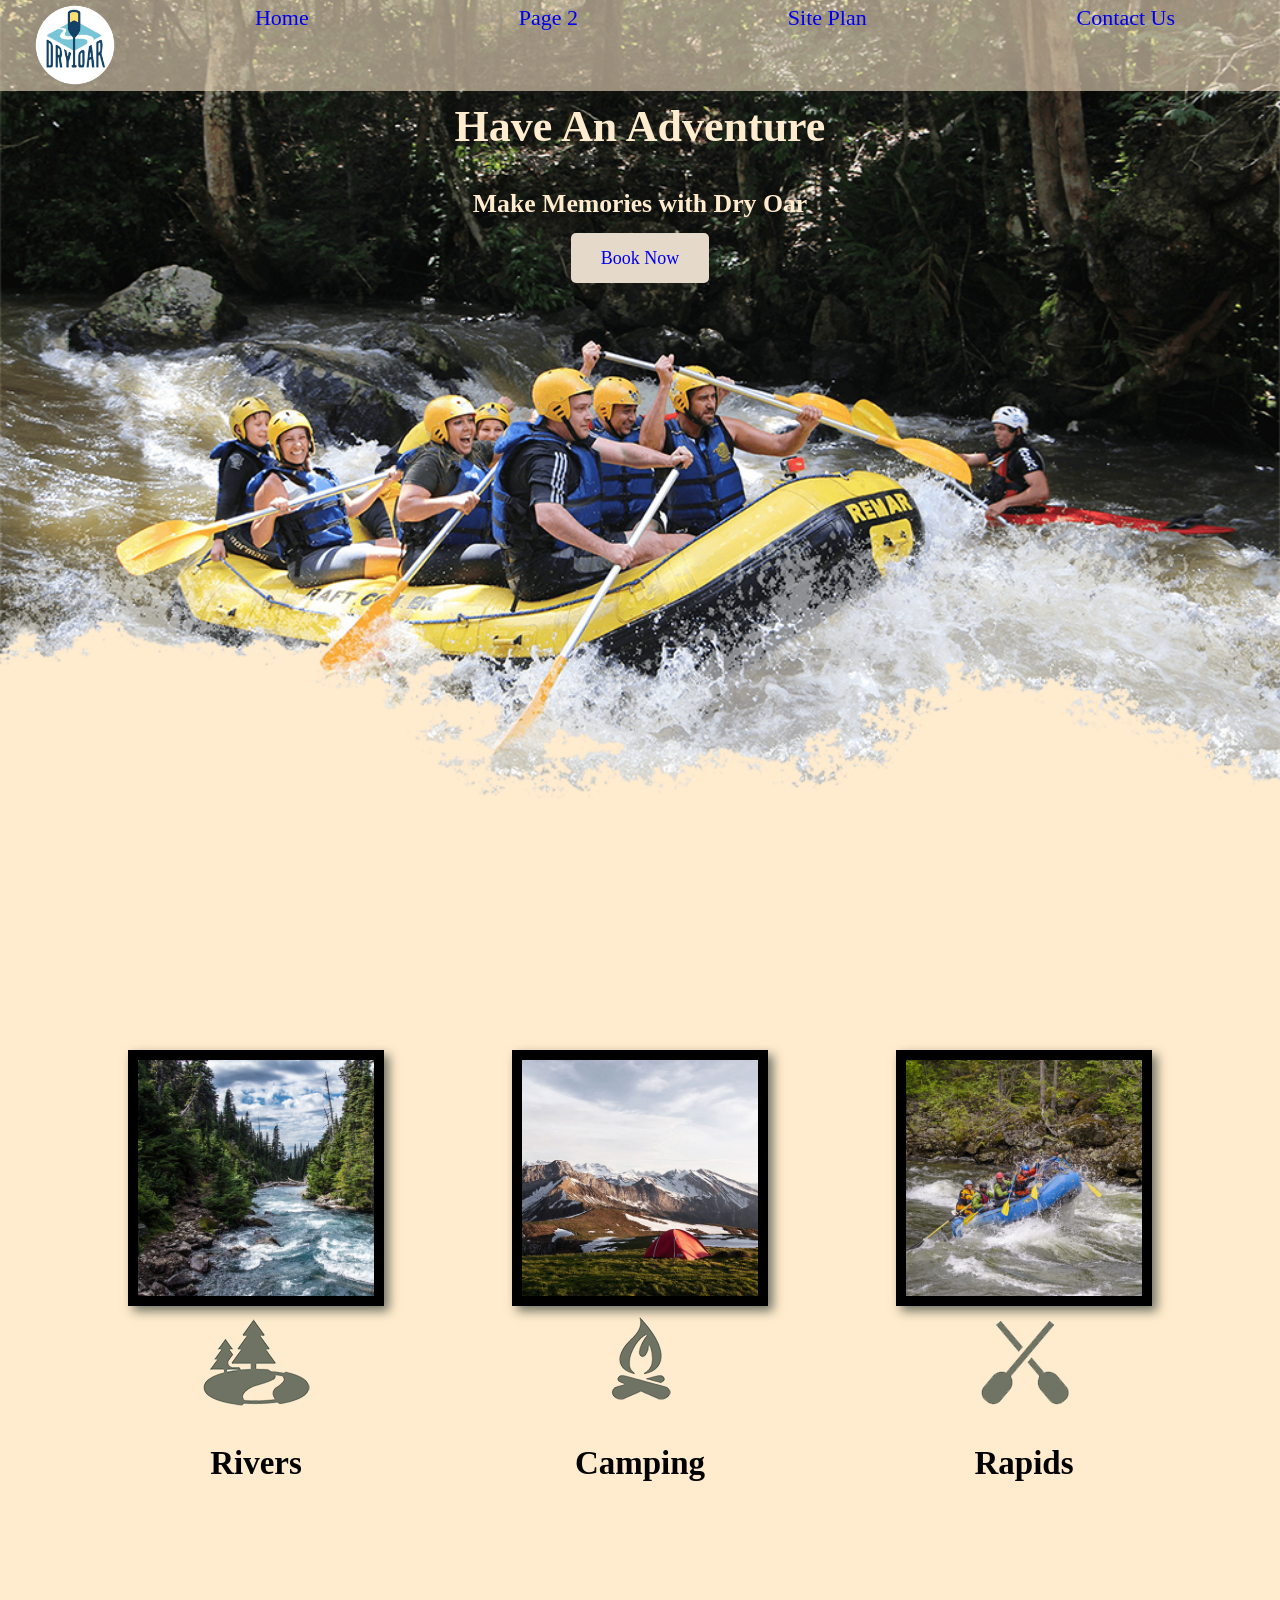
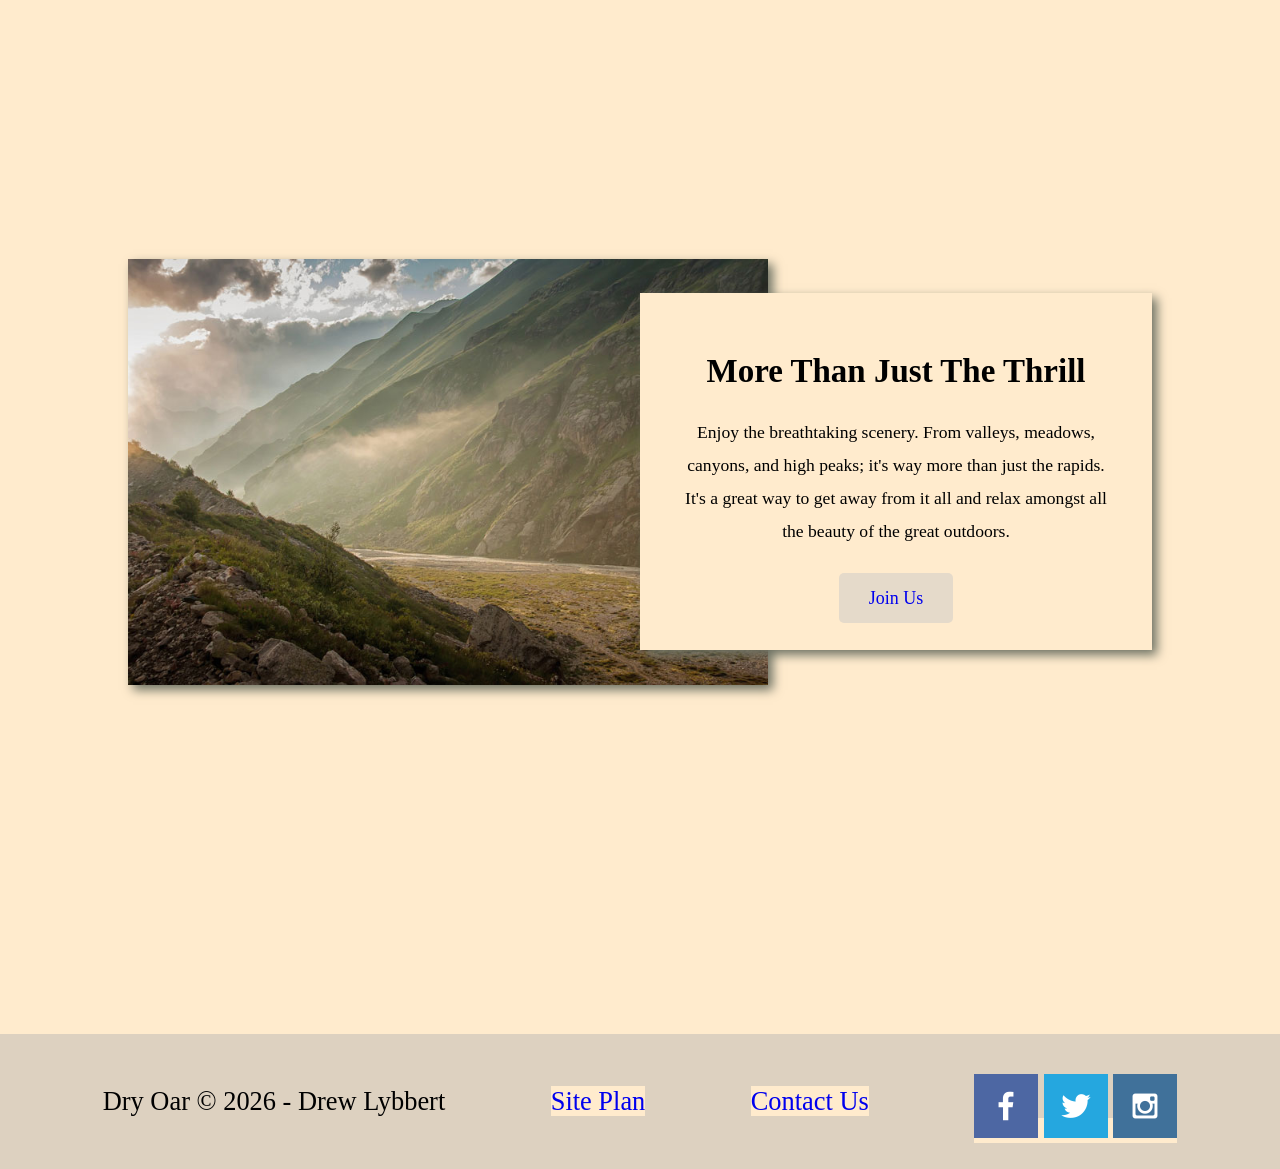
<file: wwr/index.html>
<!DOCTYPE html>
<html lang="en">
<head>
    <meta charset="UTF-8">
    <meta name="viewport" content="width=device-width, initial-scale=1.0">
    <title>DryOarRafting</title>
    <link rel="stylesheet" href="styles/style.css">
</head>
<body>
    <div id="content">
    <header>
     <a id="logo_link" href="index.html">
            <img class="logo" src="images/logo.png" alt="Dry Oar Logo">
        </a>
        <nav>
            <a href="index.html">Home</a>
            <a href="#">Page 2</a>
            <a href="site-plan-rafting.html">Site Plan</a>
            <a href="contactus.html">Contact Us</a>
        </nav>
    </header>
    <div id="hero">
    <div id="hero-box">
        <img id="hero-img" src="images/hero.png" alt="People enjoying white water rafting">
    </div>
    <section id="hero-msg">
        <h1 class="home-title">Have An Adventure</h1>
        <h3>Make Memories with Dry Oar </h3>
        <div class='button-box'>
            <a class='book' href="contactus.html">Book Now</a>
        </div>
    </section>
    </div>
    <main class="home-grid">
         <section class="rivers-card">
          <img class="card-img" src="images/rivers.jpg" alt="river in forest">
          <img class="icon" src="images/river_icon.png" alt="river icon">
         <h2>Rivers</h2>
         </section>
         <section class="camping-card">
          <img class="card-img" src="images/camping.jpg" alt="tent in mountains">
          <img class="icon" src="images/fire_icon.png" alt="fire icon">
          <h2>Camping</h2>
         </section>
         <section class="rapids-card">
          <img class="card-img" src="images/rapids.jpg" alt="rafting boat">
          <img class="icon" src="images/oars.png" alt="oars icon">
           <h2>Rapids</h2>
         </section>
          <div id="background"></div> 
           <img class="mountains" src="images/mountains.jpg" alt="Misty mountains">
           <section class="msg">
            <h2>More Than Just The Thrill</h2>
          <p>Enjoy the breathtaking scenery. From valleys, meadows, canyons, and high peaks; it's way more than just the rapids. It's a great way to get away from it all and relax amongst all the beauty of the great outdoors. </p>
          <a class='join' href="rivers.html">Join Us</a>
          </section>
       </main>
    <footer>
    <p>Dry Oar &copy; 2026 - Drew Lybbert </p>
    <p><a href="site-plan-rafting.html">Site Plan</a></p>
    <p><a href="contactus.html">Contact Us</a></p>
    <div class="social">
        <a href="https://facebook.com" target="blank">
            <img src="images/facebook.png" alt="fb icon">
        </a>
        <a href="https://twitter.com" target="blank">
            <img src="images/twitter.png" alt="twitter icon">
        </a>
        <a href="https://instagram.com" target="blank">
            <img src="images/instagram.png" alt="instagram icon">
        </a>
    </div>
</footer>

    </div>
</body>
</html>
</file>
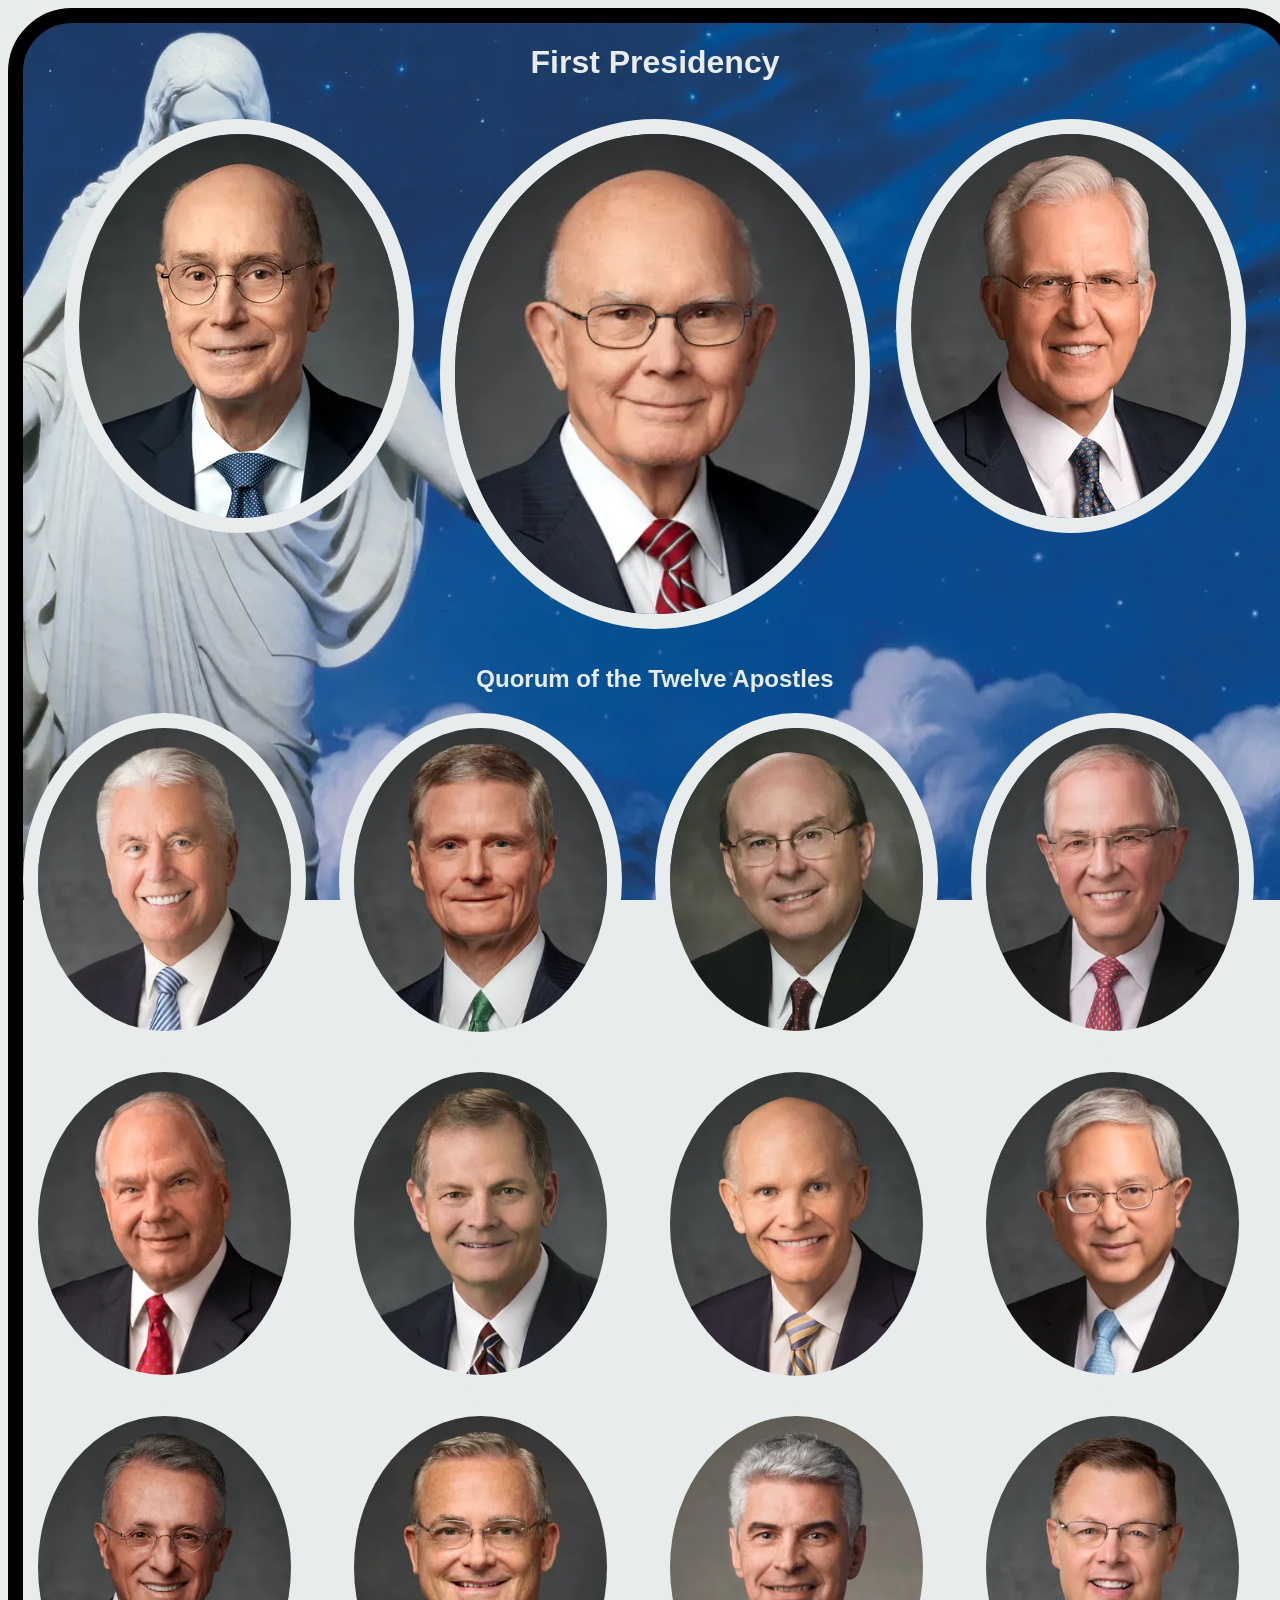
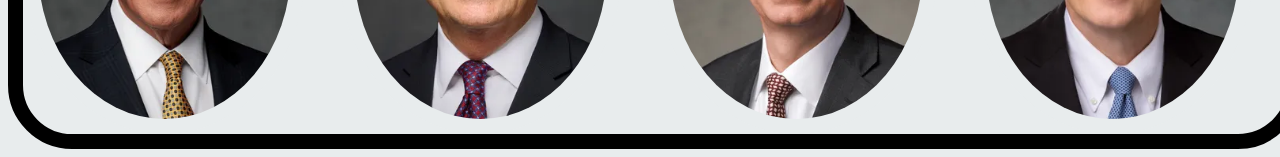
<file: ICE/apostle_spotlight/apostles.html>
<!DOCTYPE html>
<html lang="en">
<head>
    <meta charset="UTF-8">
    <meta name="viewport" content="width=device-width, initial-scale=1.0">
    <title>Apostles Spotlights</title>
    <style>
        

            body{
                background-color: #e8eced;
                font-family: Arial, sans-serif;
            }
            h1 {color: #e8eced;}
            h2 {color: #e8eced;}
        .card{
    
             background-image: url(images/christus.webp);
             background-position: center; 
             background-attachment: fixed;
            background-color: rgb(5, 54, 190);
              width: 100%;
              height: fit-content;
              border-width: 10px;
              border: 15px solid black;
              border-radius: 4em;
              text-align: center;
         }
        .first {
            display: grid;
             grid-template-columns: repeat(3, minmax(200px, 1fr));
            
             gap: 16px; 
             padding: 16px;
        
        }
            #oaks {
                width: 100%;
        }
     
      .first img {
                border-width: 15px;
                border-radius: 80%;
                border: 15px solid #e8eced;   
                justify-self: center;  
                width: 80%;
                
          }
        .apostles {
            display: grid;
            grid-template-columns: repeat(4, minmax(250px, 1fr));
            grid-row: auto;
            row-gap: 10px;
        
        }   
        .apostles img {
             border-width: 15px;
                border-radius: 80%;
                border: 15px solid #e8eced;
                width: 80%;
    
        }











        


    </style>
</head>
<body>
    <div class="card">
        
        <h1>First Presidency</h1>
       <header>
         <div class="first">
             
             <img id="eyring" src="images/eyring.webp" alt="President Eyring">
              <img id="oaks" src="images/oaks.webp" alt="President Oaks">
             <img id="christofferson" src="images/christofferson.webp" alt="President Christofferson">
         
         </div>
        </header>
        <h2>Quorum of the Twelve Apostles</h2>
        <div class="apostles">
            
            <img id="uchtdorf" src="images/uchtdorf.webp" alt="President Uchtdorf">
            <img id="bednar" src="images/bednar.webp" alt="President Bednar">
            <img id="cook" src="images/cook.webp" alt="President Cook">
            <img id="anderson" src="images/anderson.webp" alt="President Anderson">
            <img id="rasband" src="images/rasband.webp" alt="President Rasband">
            <img id="stevenson" src="images/stevenson.webp" alt="President Stevenson">
            <img id="renlund" src="images/renlund.webp" alt="President Renlund">
            <img id="gong" src="images/gong.webp" alt="President Gong">
            <img id="soares" src="images/soares.webp" alt="President Soares">
            <img id="kearon" src="images/kearon.webp" alt="President Kearon">
            <img id="causse" src="images/causse.webp" alt="President Causse">
            <img id="gilbert" src="images/gilbert.webp" alt="President Gilbert">

        </div>
    </div>
    
</body>
</html>
</file>
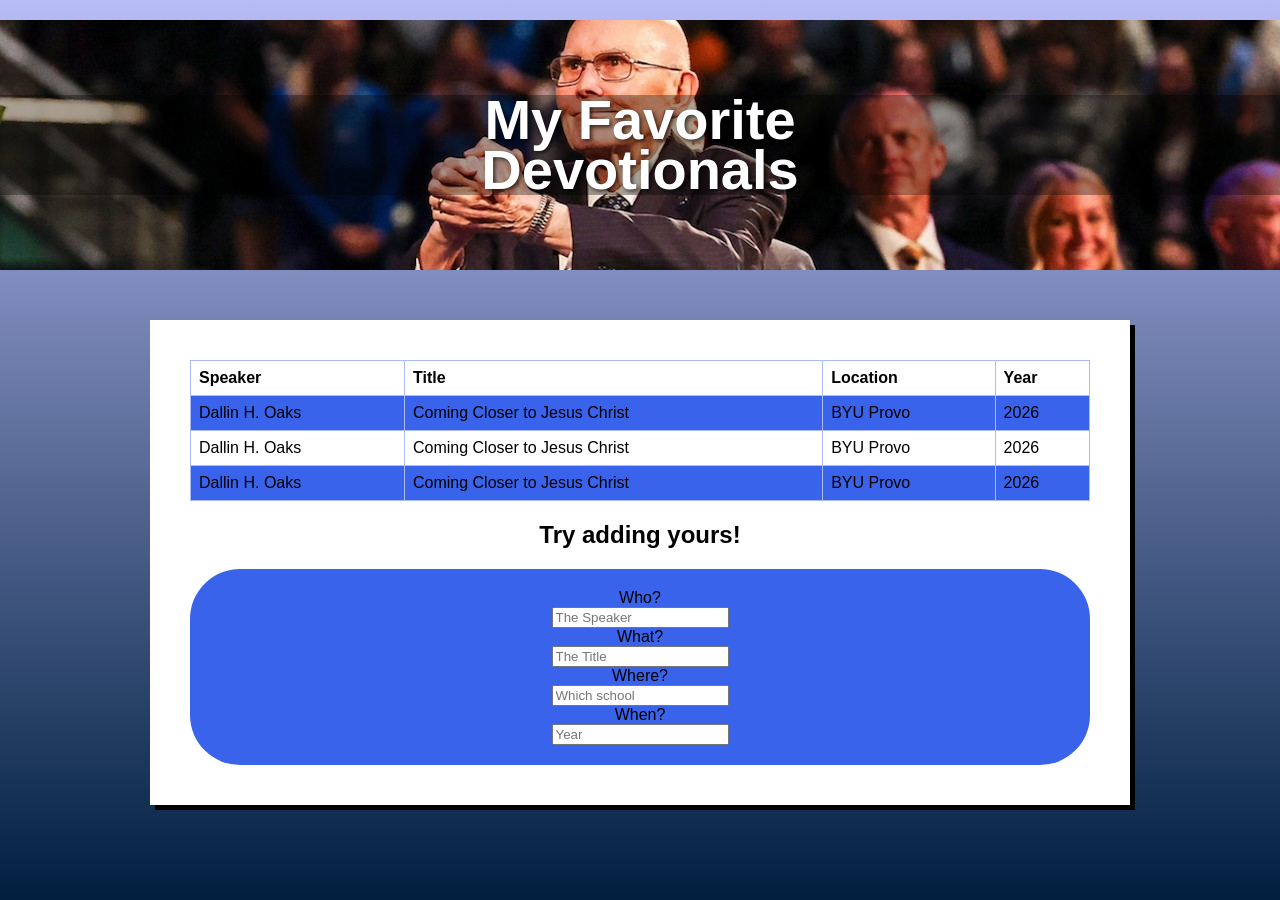
<file: ICE/favorite_devo/favorite_devo/favdevo.html>
<!DOCTYPE html>
<html lang="en">
<head>
  <meta charset="UTF-8" />
  <meta name="viewport" content="width=device-width, initial-scale=1.0"/>
  <title>My Favorite Devotionals</title>
  <link rel="stylesheet" href="styles/styles.css" />
</head>
<body>
  <div class="container">
    <header class="header">
      <div class="header-image">
        <h1>My Favorite<br>Devotionals</h1>
      </div>
    </header>
    <main>
      <div class="content-box">
        <!-- Add your devotional content here -->
         <table id="table">
         <tr>
            <th>Speaker</th>
            <th>Title</th>
           <th>Location</th>
           <th>Year</th>
          </tr> 
          <tr>
              <td>Dallin H. Oaks</td>
              <td>Coming Closer to Jesus Christ</td>
              <td>BYU Provo</td>
              <td>2026</td>

          </tr>
          <tr>
            <td>Dallin H. Oaks</td>
              <td>Coming Closer to Jesus Christ</td>
              <td>BYU Provo</td>
              <td>2026</td>
          </tr>
          <tr>
            <td>Dallin H. Oaks</td>
              <td>Coming Closer to Jesus Christ</td>
              <td>BYU Provo</td>
              <td>2026</td>
          </tr>
           </table>
            <h2>Try adding yours!</h2>
          <form id="form">
            <label for="Speaker"> Who?</label><br>
            <input type="text" id="Speaker="Who? placeholder="The Speaker"><br>
            <label for="Title"> What?</label><br>
            <input type="text" id="Title="What? placeholder="The Title"><br>
            <label for="Location"> Where?</label><br>
            <input type="text" id="Location="Where? placeholder="Which school"><br>
            <label for="Year"> When?</label><br>
            <input type="text" id="Year="When placeholder="Year"><br>
            
 
          </form>
         
      </div>
    </main>
  </div>
</body>
</html>
</file>
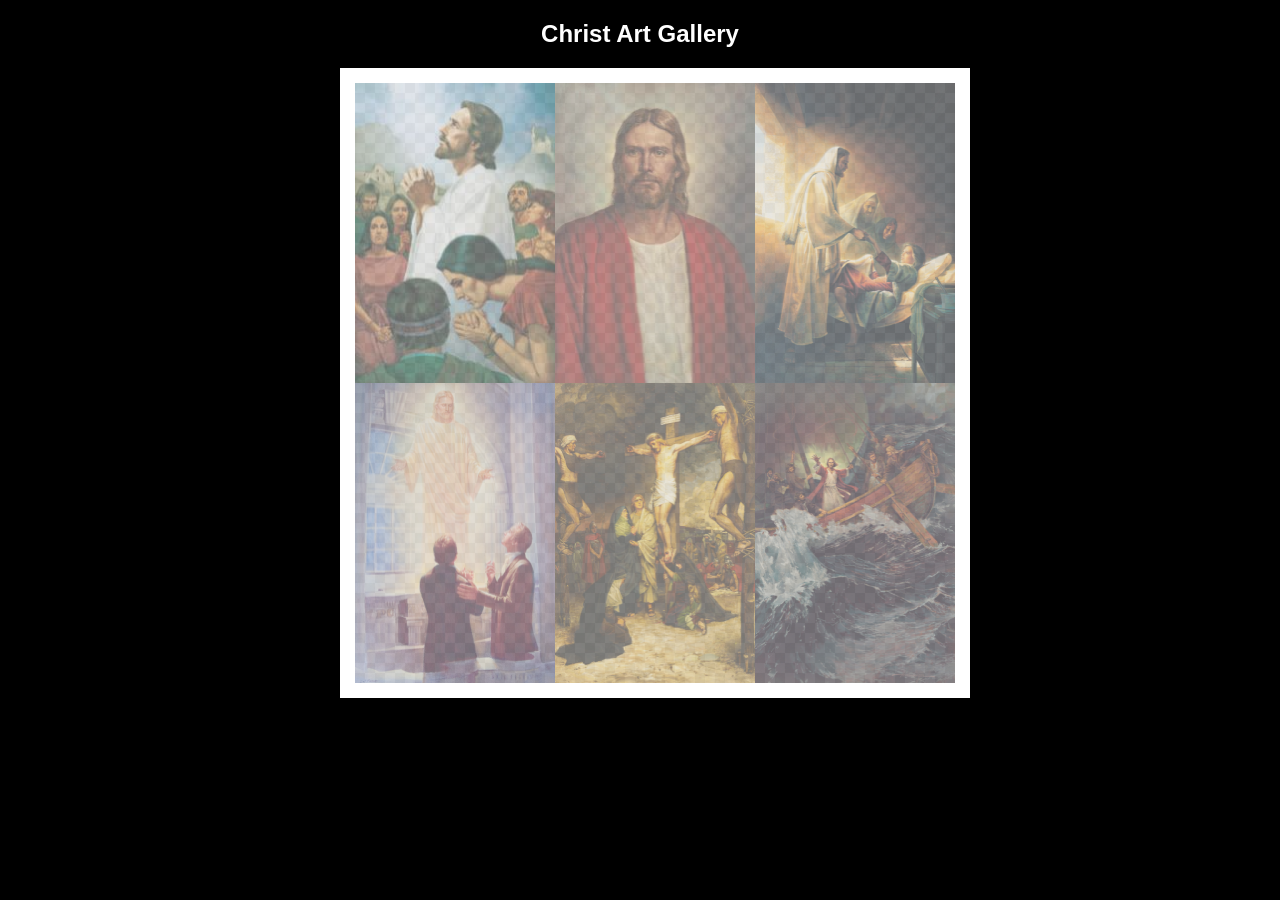
<file: ICE/gallery/gallery/gallery.html>
<!DOCTYPE html>
<html lang="en">
<head>
    <meta charset="UTF-8">
    <meta name="viewport" content="width=device-width, initial-scale=1.0">
    <title>Images of Christ</title>
    <style>
        body {
            background: black;
        }
        #wrapper{
            width: 600px;
            margin: 0 auto;
        }
        nav {
            color: white;
            text-align: center;
            font-family: Haettenschweiler, 'Arial Narrow Bold', sans-serif;
        }
        #gallery{
            display: grid;
            grid-template-columns: 200px 200px 200px;
            border: 15px solid rgb(255, 255, 255);
            width: 100%;
            background-color: #ddd;
            background-image:
                linear-gradient(45deg, #ccc 26%, transparent 26%), 
                linear-gradient(135deg, #ccc 26%, transparent 26%),
                linear-gradient(45deg, transparent 75%, #ccc 75%),
                linear-gradient(135deg, transparent 75%, #ccc 75%);
            background-size: 20px 20px; /* Must be a square */
            background-position: 0 0, 10px 0, 10px -10px, 0px 10px; 
            
        }
        #gallery a {
            cursor: url('images/christus.png'), pointer;
        }
        #gallery img {
            /* make a thumbnail of the image that is 200x300 
               instead of using width and height here to help the page load faster */
            width: 200px; 
            height: 300px;

            opacity:50%;
            display:block;
        }
        #gallery img:hover{
            opacity: 100%;
        }
    </style>
</head>
<body>
    <div id="wrapper">
        <nav>
            <h1>Christ Art Gallery</h1>
        </nav>
        <main>
            <div id="gallery">
                <a href="images/small/img1opt.jpg"><img src="images/small/img1opt.jpg" alt="Christ praying with the Nephites" ></a>
                <a href="images/small/img2opt.webp"><img src="images/small/img2opt.webp" alt="Jesus the Christ" ></a>
                <a href="images/small/img3opt.webp"><img src="images/small/img3opt.webp" alt="Jesus Raising the Daughter of Jairus" ></a>
                <a href="images/small/img4.webp"><img src="images/small/img4.webp" alt="The Lord Appears in the Kirtland Temple" ></a>
                <a href="images/small/img5opt.webp"><img src="images/small/img5opt.webp" alt="Crucifixion of Jesus Christ" ></a>
                <a href="images/small/img6opt.webp"><img src="images/small/img6opt.webp" alt="Jesus Calms the Storm" ></a>
            </div>
        </main>
    </div>
</body>
</html>
</file>
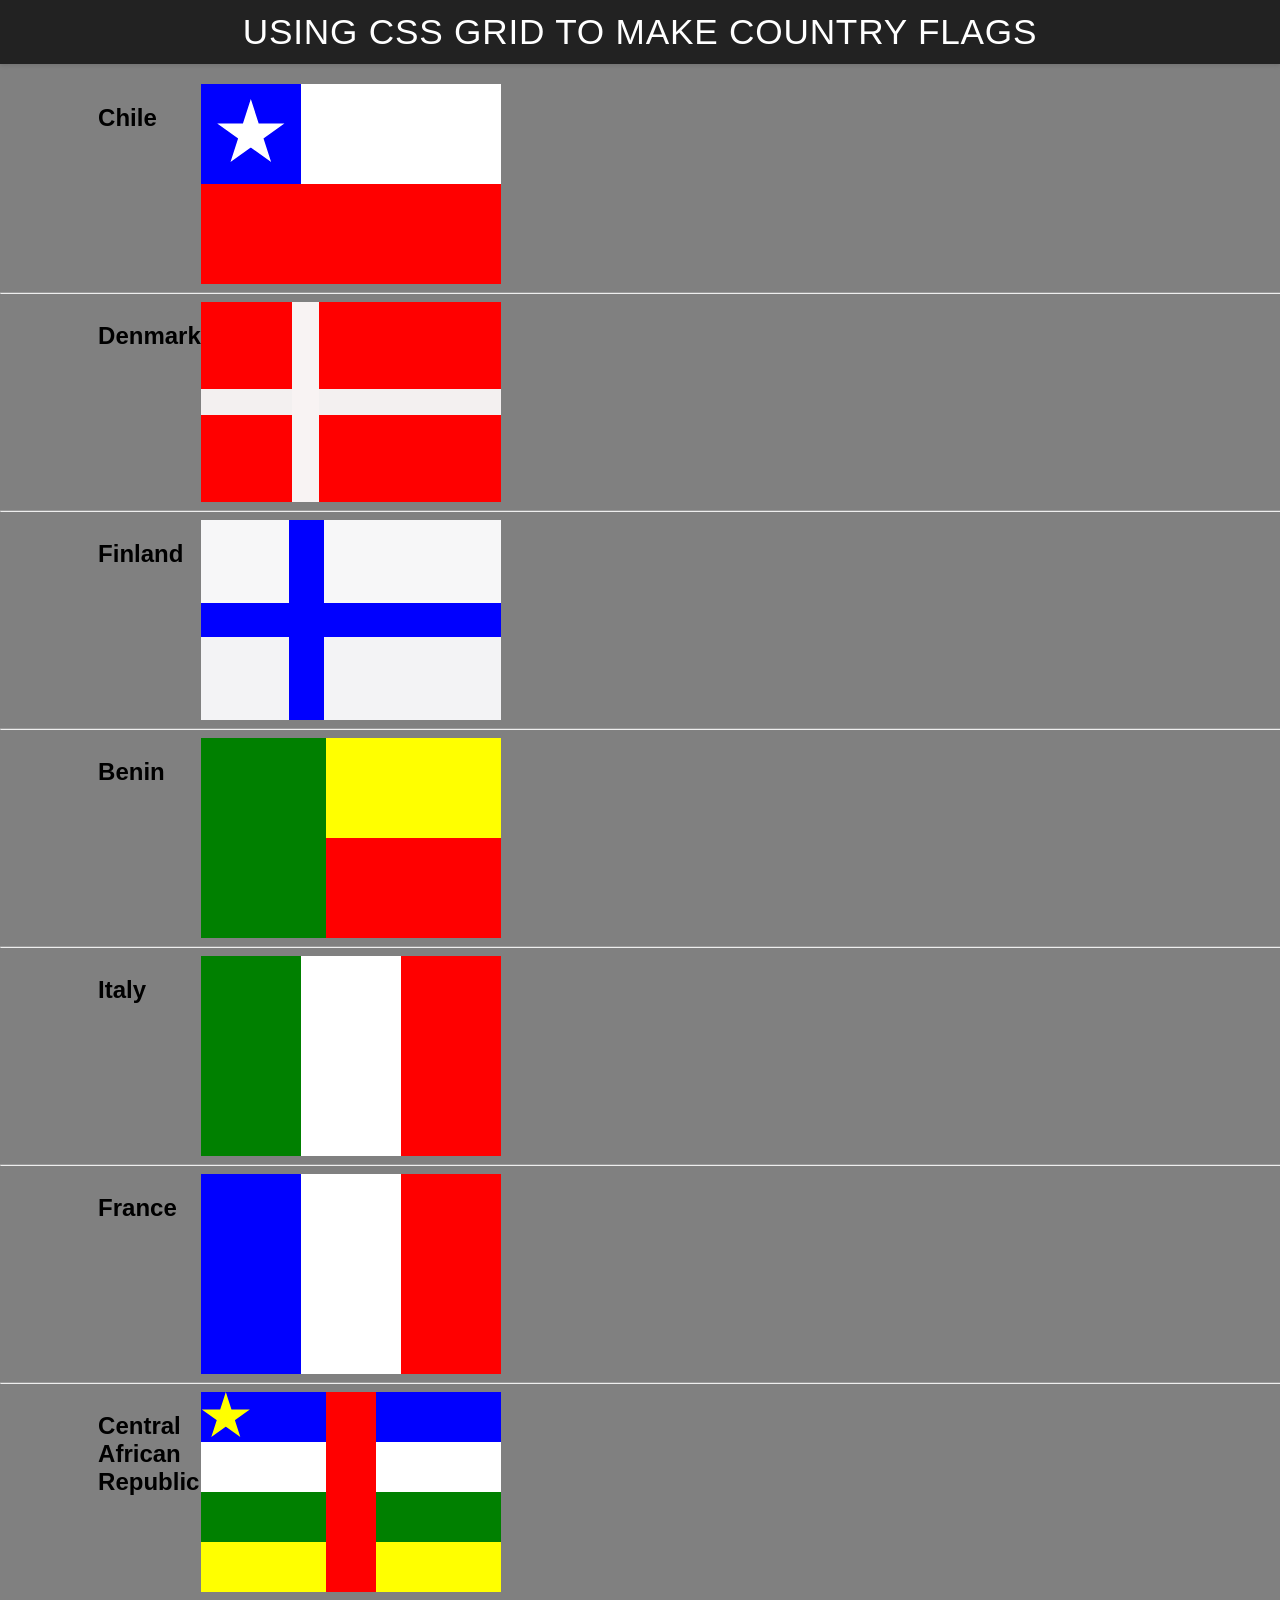
<file: ICE/grid_flags/grid_flags/flags.html>
<!DOCTYPE html>
<html lang="en">

<head>
    <meta charset="UTF-8">
    <meta name="viewport" content="width=device-width, initial-scale=1.0">
    <title>Flag</title>
    <style>
        body {
            margin: 0;
            font-family: 'Helvetica Neue', sans-serif;
            background-color: gray;
        }

        header {
            background-color: #222;
            color: #fff;
            padding: 0.75rem 1.5rem;
            display: flex;
            align-items: center;
            justify-content: center;
            font-size: 1.1rem;
            letter-spacing: 0.05rem;
            text-transform: uppercase;
            box-shadow: 0 2px 4px rgba(0, 0, 0, 0.1);
        }

        header h1 {
            margin: 0;
            font-weight: 400;
        }
        main {
            display: grid;
            grid-template-columns: .1fr .1fr 1fr .1fr ;
            grid-template-rows: 1fr; 
            margin-top: 20px;
        }
        hr {
            width: 100%;
            grid-column: 1 / 5;
        }
        h2 {
            grid-column: 2/3;
        }

        #blue {
            background: blue;
            grid-column: 1 / 2;
            display: grid;
            align-items: center;
            justify-items: center;
        }

        #white {
            background: white;
            grid-column: 2 / 4;
        }

        #red {
            background: red;
            grid-column: 1 / 4;
        }

        #chile {
            display: grid;
            grid-template-columns: 1fr 1fr 1fr;
            grid-template-rows: 1fr 1fr;
            height: 200px;
            width: 300px;
        }

        .star {
            width: 70px;
            aspect-ratio: 1;
            background: white;
            clip-path: polygon(50% 0, 79% 90%, 2% 35%, 98% 35%, 21% 90%);
        }
        #denmark {
            display: grid;
            grid-template-columns: 1fr .3fr 1fr 1fr;
            grid-template-rows: 1fr .3fr 1fr;
            height: 200px;
            width: 300px;
        }
        #dred1 {
            background: red;
            grid-column: 1 / 5;
            grid-row: 1 / 2;
        }
        #dred2 {
            background: rgb(243, 240, 240);
            grid-column: 1 / 5;
            gap: 0;
            grid-row: 2 / 3;    
        }
        #dred3 {
            background: red;
            grid-column: 1 / 5;
            grid-row: 3 / 4;
        }
        #dred4 {
            background: rgb(248, 243, 243);
            grid-column: 2 / 2;
            grid-row: 1 / 4;
        }
        #finland {
            display: grid;
            grid-template-columns: 1fr .4fr 1fr 1fr;
            grid-template-rows: 1fr .4fr 1fr;
            height: 200px;
            width: 300px;
        }
        #fwhite1 {
            background: rgb(247, 247, 248);
            grid-column: 1 / 5;
            grid-row: 1 / 2;
        }
        #fwhite2 {
            background: blue;
            grid-column: 1 / 5;
            gap: 0;
            grid-row: 2 / 3;
        }
        #fwhite3 {
            background: rgb(243, 243, 245);
            grid-column: 1 / 5;
            grid-row: 3 / 4;
        }
        #fwhite4 {
            background: blue;
            grid-column: 2 / 2;
            grid-row: 1 / 4;
        }
        #benin {
            display: grid;
            grid-template-columns: 1fr .4fr  1fr;
            grid-template-rows: 1fr 1fr;
            height: 200px;
            width: 300px;
        }
        #bgreen {
            background: green;
            grid-column: 1 / 4;
            grid-row: 1 / 3;
        }
        #byellow {  
            background: yellow;
            grid-column: 2 / 5;
            grid-row: 1 / 2;
        }   
        #bred {
            background: red;
            grid-column: 2 / 5;
            grid-row: 2 / 3;
        }
        #italy {
            display: grid;
            grid-template-columns: 1fr 1fr  1fr;
            grid-template-rows: 1fr 1fr; 
            height: 200px;
            width: 300px;
        }
        #igreen {
            background: green;
            grid-column: 1 / 2;
            grid-row: 1 / 3;
        }
        #iwhite {  
            background: white;
            grid-column: 2 / 3;
            grid-row: 1 / 3;
        }
        #ired {
            background: red;
            grid-column: 3 / 4;
            grid-row: 1 / 3;
           
        }
        #france {
            display: grid;
            grid-template-columns: 1fr 1fr  1fr;
            grid-template-rows: 1fr 1fr; 
            height: 200px;
            width: 300px;
        }
        #fblue {
            background: blue;
            grid-column: 1 / 2;
            grid-row: 1 / 3;
        }       
        #fwhite {  
            background: rgb(255, 255, 255);
            grid-column: 2 / 3;
            grid-row: 1 / 3;
            z-index: 3;
        }
        #fred {
            background: red;   
            grid-column: 3 / 4;
            grid-row: 1 / 3;
        }       
        #car {
            display: grid;
            grid-template-columns: 1fr .4fr 1fr;
            grid-template-rows: 1fr 1fr 1fr 1fr ;
            height: 200px;
            width: 300px;
        }
        #yell {
            background: blue;
            grid-column: 1 / 5;
            grid-row: 1 / 1;
            display: grid;
            align-items: left;
            justify-items: left;
        }
        .cstar {    
            width: 50px;
            aspect-ratio: 1;
            background: yellow;
            clip-path: polygon(50% 0, 79% 90%, 2% 35%, 98% 35%, 21% 90%);
        }
        #cblue {
            background: yellow;
            grid-column: 1 / 4;
            grid-row: 4 / 5;
        }
        #cwhite {
            background: white;
            grid-column: 1 / 4;
            grid-row: 2 / 4;
        }
        
        #cgreen {           
            background: green;
            grid-column: 1 / 4;
            grid-row: 3 / 4;
        }  
        #cred {
            background: red;
            grid-column: 2 / 3;
            grid-row: 1 / 7;

        }       

    </style>
</head>

<body>
    <header>
        <h1>Using CSS Grid to make Country Flags</h1>
    </header>
    <main>
        <h2>Chile</h2>
        <div id="chile">
            <div id="blue">
                <div class="star"></div>
            </div>
            <div id="white"></div>
            <div id="red"></div>
        </div>
        <hr>

        <h2>Denmark</h2>
        <div id="denmark">
            <div id="dred1"></div>
            <div id="dred2"></div>
            <div id="dred3"></div>
            <div id="dred4"></div>
        </div>
        <hr>

        <h2>Finland</h2>
        <div id="finland">
            <div id="fwhite1"></div>
            <div id="fwhite2"></div>
            <div id="fwhite3"></div>
            <div id="fwhite4"></div>
        </div>
        <hr>

        <h2>Benin</h2>
        <div id="benin">
            <div id="bgreen"></div>
            <div id="byellow"></div>
            <div id="bred"></div>
        </div>
        <hr>

        <h2>Italy</h2>
        <div id="italy">
            <div id="igreen"></div>
            <div id="iwhite"></div>
            <div id="ired"></div>
        </div>
        <hr>

        <h2>France</h2>
        <div id="france">
            <div id="fblue"></div>
            <div id="fwhite"></div>
            <div id="fred"></div>
        </div>
        <hr>
        <h2>Central African Republic</h2>
        <div id="car">
            <div id="yell">
                <div class="cstar"></div>
            </div>
            <div id="cblue"></div>
            <div id="cwhite"></div>
            <div id="cgreen"></div>
            <div id="cred"></div>
            <div id="cyell"></div>
        </div>
        <hr>

    </main>
</body>

</html>
</file>
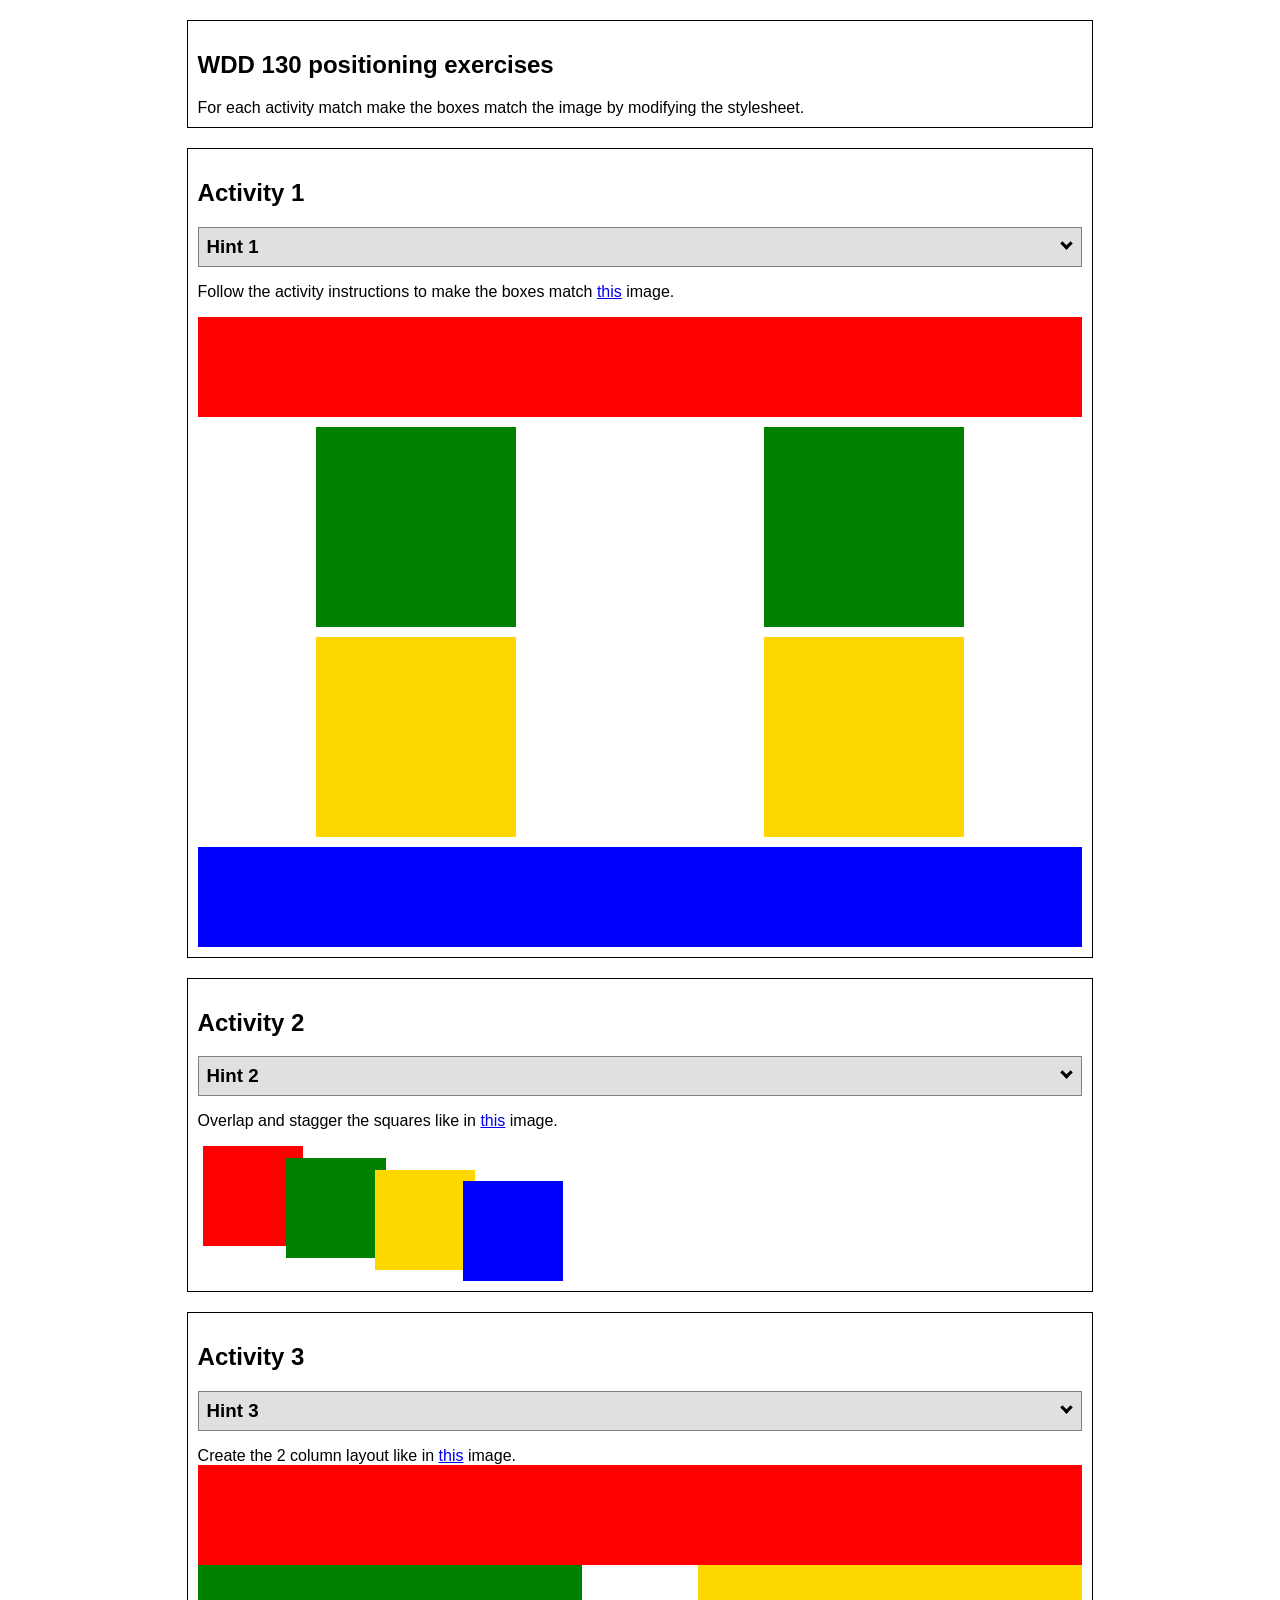
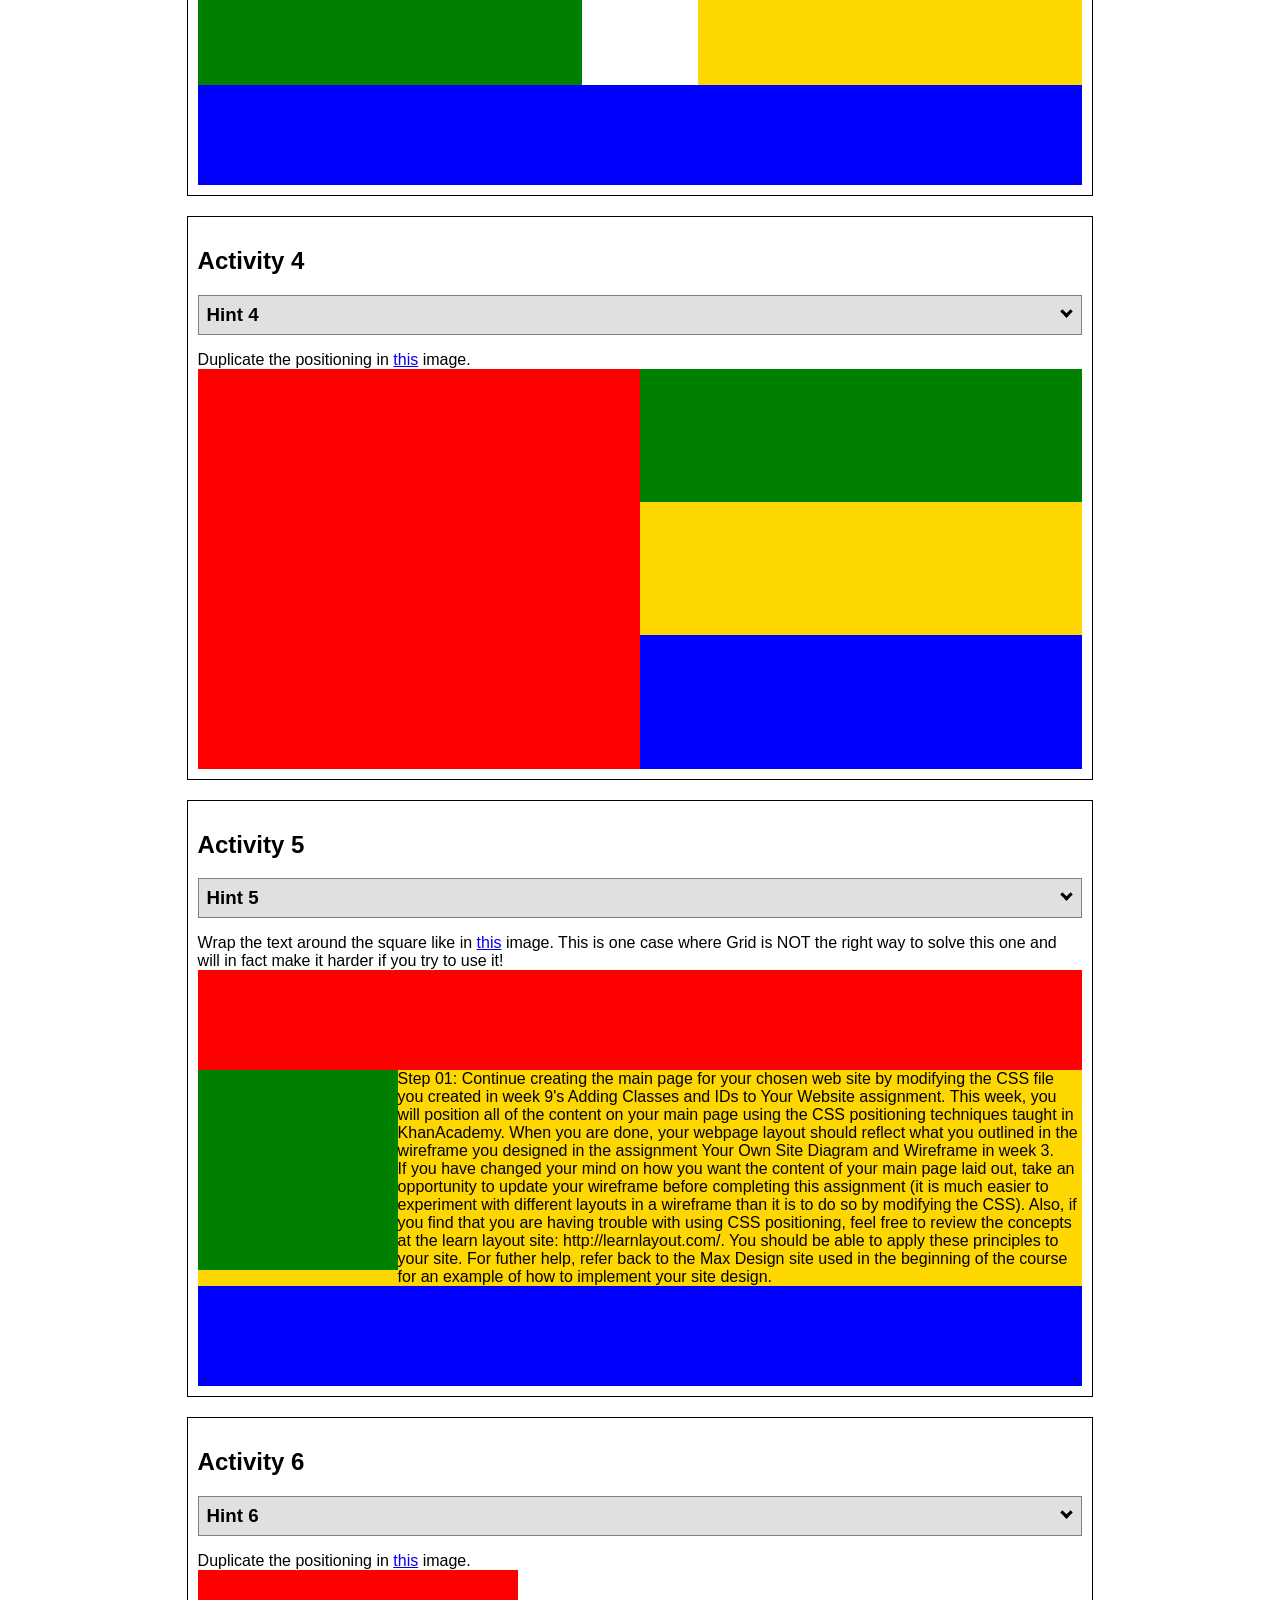
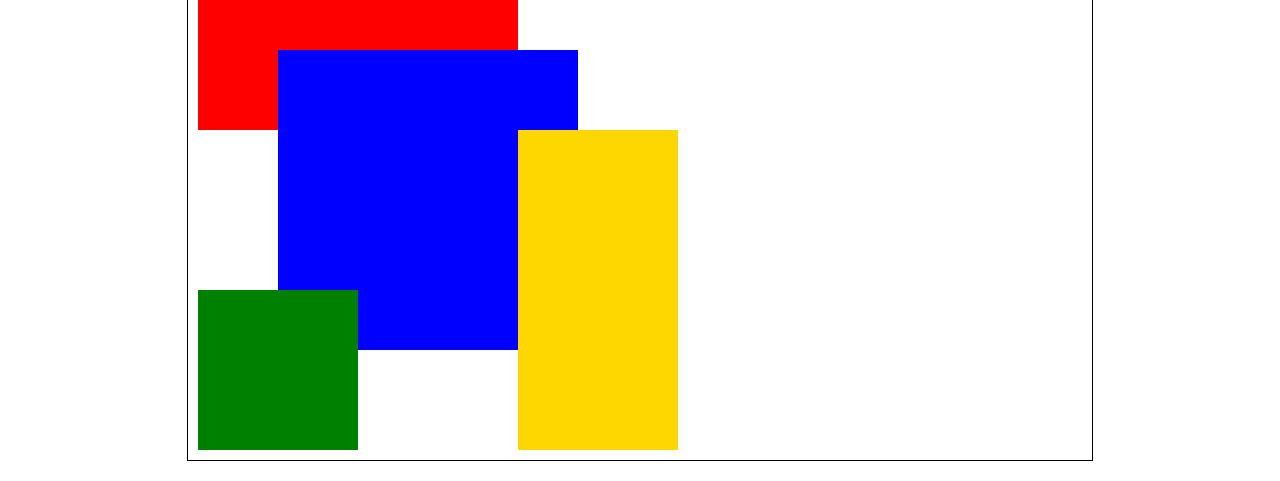
<file: ICE/positioning/positioning/positioning.html>
<!DOCTYPE html>
<html lang="en">
  <head>
    <!-- HTML - Name: positioning.html -->
    <title>Positioning Activity</title>
    <link rel="stylesheet" type="text/css" href="positionstyles.css" />
  </head>
  <body>
    <div class="activity">
      <h2>WDD 130 positioning exercises</h2>
      For each activity match make the boxes match the image by modifying the stylesheet.</div>
    <div class="activity">
      <h2>Activity 1</h2>
      <section class="hint"><input type="checkbox" ><i></i> <h3>Hint 1</h3><div><p>Use the activity instructions for the firt activity</a></p></div></section>
      <p>Follow the activity instructions to make the boxes match  <a href="images/example1.png" target="_blank">this</a> image.</p>
      <div class="content1" >
        <div class="red1" ></div>
        <div class="green1" ></div>
        <div class="green1" ></div>
        <div class="yellow1"></div>
        <div class="yellow1"></div>
        <div class="blue1"></div>
      </div>
    </div>
    <div class="activity">
      <h2>Activity 2</h2>
      <section class="hint"><input type="checkbox" > <h3>Hint 2</h3><i></i><div>
      <ul>
      <li>grid-template-columns: 50px 50px 50px 50px 50px </li></ul></div></section>
      <p>Overlap and stagger the squares like in <a href="images/example2.png" target="_blank">this</a> image.</p>
      <div class="content2" >
        <div class="red2" ></div>
        <div class="green2" ></div>
        <div class="yellow2"></div>
        <div class="blue2"></div>
      </div>
    </div>
    <div class="activity">
      <h2>Activity 3</h2>
      <section class="hint"><input type="checkbox" > <h3>Hint 3</h3><i></i><div><p>This one is going to be best solved with CSS Grid. Remember to make the boxes the right width first...then start moving them around. </p><h4>Properties used:</h4><ul><li>display:grid;</li><li>grid-template-columns:</li><li>grid-column-gap:</li>
        <li>grid-column:</li>  </ul></div></section>
      Create the 2 column layout like in <a href="images/example3.png" target="_blank">this</a>  image.
      <div class="content3" >
        <div class="red3" ></div>
        <div class="green3" ></div>
        <div class="yellow3"></div>
        <div class="blue3"></div>
      </div>
    </div>
    <div class="activity">
      <h2>Activity 4</h2>
      <section class="hint"><input type="checkbox" > <h3>Hint 4</h3><i></i><div><p>For the others we have been primarily concerned with width. For this one you will need to adjust height as well. </p><h4>Properties used:</h4><ul><li>display:grid;</li><li>grid-template-columns:</li><li>grid-row:</li></ul></div></section>
      Duplicate the positioning in <a href="images/example4.png" target="_blank">this</a> image. 
      <div class="content4" >
        <div class="red4" ></div>
        <div class="green4" ></div>
        <div class="yellow4"></div>
        <div class="blue4"></div>
      </div>
    </div>

    <div class="activity">
      <h2>Activity 5</h2>
      <section class="hint"><input type="checkbox" > <h3>Hint 5</h3><i></i><div><p>Grid is <strong>not</strong> the right way to do this.  In fact there is only one way to really do that...and that is with float. Remember that we float the thing we want the text to wrap around.  Also remember to start by making all the shapes the right size and shape.</p><h4>Properties used:</h4><ul><li>float: left;</li></ul></div></section>
      Wrap the text around the square like in <a href="images/example5.png" target="_blank">this</a> image. This is one case where Grid is NOT the right way to solve this one and will in fact make it harder if you try to use it!
      <div class="content5" >
        <div class="red5" ></div>
        <div class="green5" ></div>
        <div class="yellow5">Step 01: Continue creating the main page for your chosen web site by modifying the CSS file you created in week 9's Adding Classes and IDs to Your Website assignment. This week, you will position all of the content on your main page using the CSS positioning techniques taught in KhanAcademy. When you are done, your webpage layout should reflect what you outlined in the wireframe you designed in the assignment Your Own Site Diagram and Wireframe in week 3. <br />
          If you have changed your mind on how you want the content of your main page laid out, take an opportunity to update your wireframe before completing this assignment (it is much easier to experiment with different layouts in a wireframe than it is to do so by modifying the CSS). Also, if you find that you are having trouble with using CSS positioning, feel free to review the concepts at the learn layout site: http://learnlayout.com/. You should be able to apply these principles to your site. For futher help, refer back to the Max Design site used in the beginning of the course for an example of how to implement your site design.</div>
        <div class="blue5"></div>
      </div>
    </div>
    <div class="activity">
      <h2>Activity 6</h2>
      <section class="hint"><input type="checkbox" > <h3>Hint 6</h3><i></i><div><p>This one is all about visualizing the grid behind the layout. If you are having a hard time doing that first: all the sizes are even multiples of 100, and second here is another example with the lines drawn: <a href="images/example6-hint.png" target="_blank">example 6 with lines</a>. For this one you will find it easiest if you use px for the column width. You can also use <kbd>z-index</kbd> to control the element layering.    </p><h4>Properties used:</h4><ul><li>display:grid;</li><li>grid-template-columns:</li><li>grid-column:</li><li>grid-row:</li><li><a href="https://www.w3schools.com/cssref/pr_pos_z-index.asp" target="_blank">z-index:</a></li></ul></div></section>
      Duplicate the positioning in <a href="images/example6.png" target="_blank">this</a> image.
      <div class="content6" >
        <div class="red6" ></div>
        <div class="green6" ></div>
        <div class="yellow6"></div>
        <div class="blue6"></div>
      </div>
    </div>
  </body>
</html>
</file>
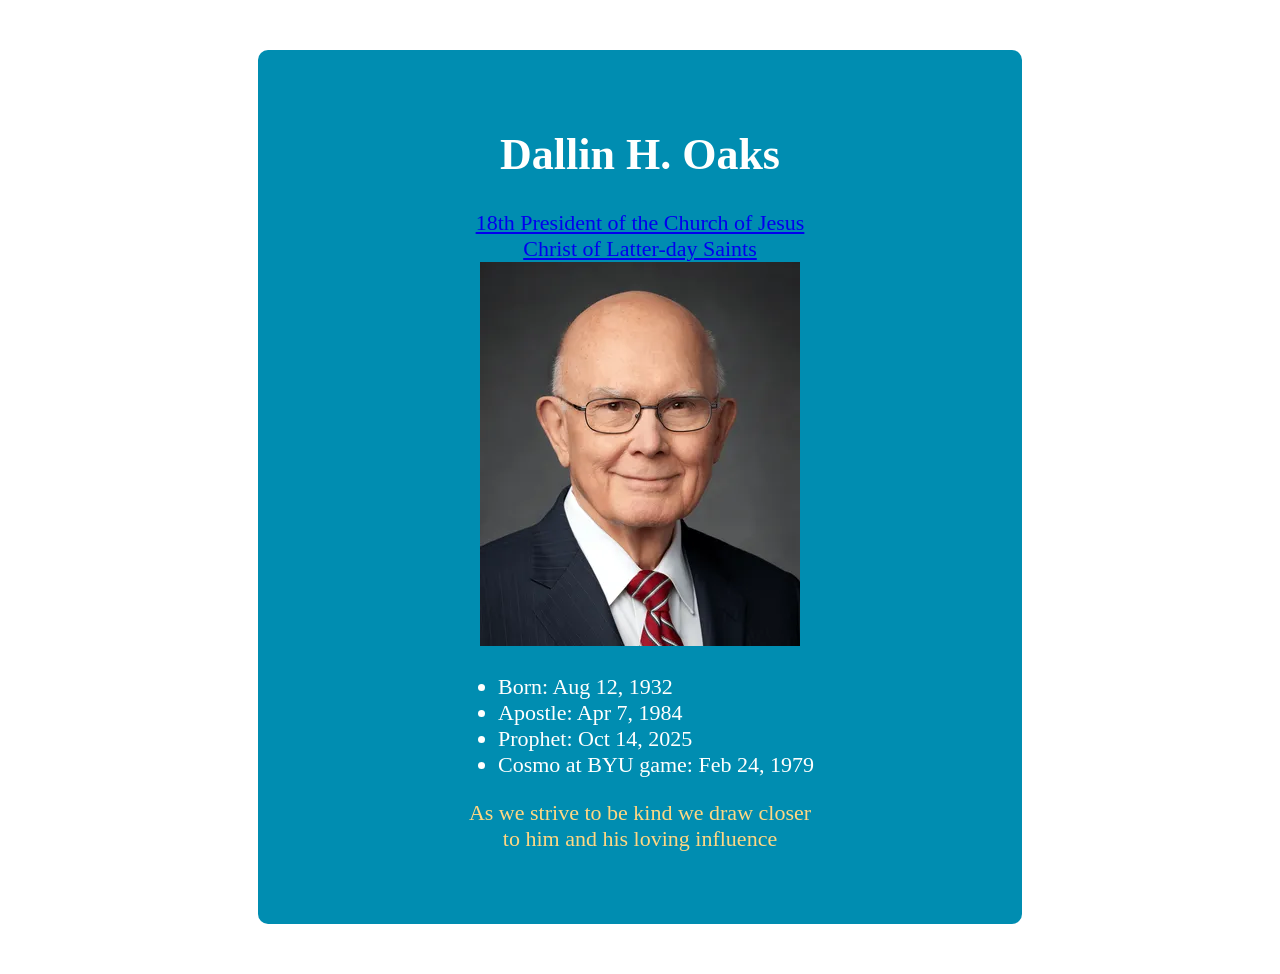
<file: ICE/prophet_cards/prophet_cards/oaks.html>
<!DOCTYPE html>
<html lang="en">
<head>
    <meta charset="UTF-8">
    <meta name="viewport" content="width=device-width, initial-scale=1.0">
    <title>Dallin H. Oaks</title>
    <style>
        font-family {
            font-family: Helvetica, sans-serif;;
        }
        body {
             font-size: 22px;
            color: #ffecd7;
            text-align: center;
        }
        .card {
         background-color: #008db1;
         border: #004e63 50px;
         border-radius: 10px;
         text-align: center;
         padding: 50px 200px;
         margin: 50px 250px;
         font-style: Helvetica;
        } 
           h1 {
        color: #fffffe;
      }
     #subtitle {
        color: #91e4fb;
      }

    #info {
        color: #fffffe;
        padding: none;
        text-align: left;
        justify-self: center;
     }


    p {
        color: #ffd783;
        font-style: "Brush Script MT", "Nanum Brush Script";
     }
     .prophet {
        border: #fffffe;
        box-shadow: inset;
        justify-self: center;
     }

    </style>
</head>
<body>
   <div class="card">
     <header>
         <h1>Dallin H. Oaks </h1>
     </header>
        <div id="subtitle">
            <a href="https://www.churchofjesuschrist.org/?lang=eng">18th President of the Church of Jesus Christ of Latter-day Saints</a>
        </div>
            <img class="prophet" src="images/oaks.webp" alt="Dallin H. Oaks portrait">
        <div id="info">
            <ul>
            <li> Born: Aug 12, 1932 </li>
            <li> Apostle: Apr 7, 1984 </li>
         <li> Prophet: Oct 14, 2025 </li>
         <li> Cosmo at BYU game: Feb 24, 1979 </li>
         </ul>
        </div>
     <p> As we strive to be kind we draw closer to him and his loving influence </p>
    </div>


</body>
</html>
</file>
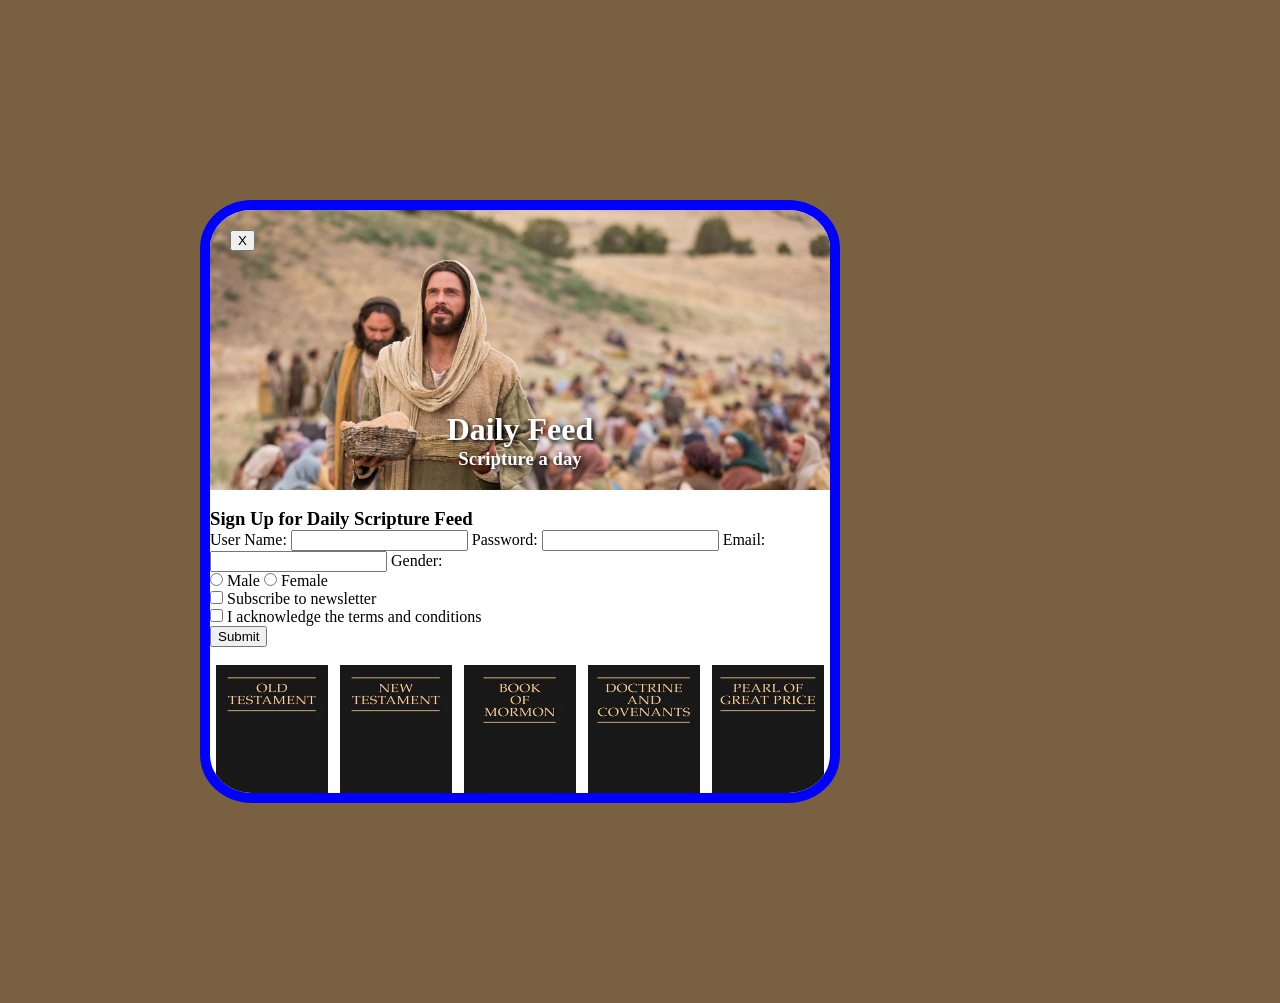
<file: ICE/signup/signup/signup.html>
<!DOCTYPE html>
<html lang="en">

<head>
    <meta charset="UTF-8">
    <meta name="viewport" content="width=device-width, initial-scale=1.0">
    <title>Daily Feed Sign Up</title>

    <style>
        * {
            margin: 0;
        }

        body {
            background: rgb(120, 96, 64);
        }
        #myform{
            display: grid;
            grid-template-rows: 1.2fr 1.2fr 1.2fr;
            background-color:white;
        }
        .reg{
             background-image: url('images/jesus_feeds_5000.jpeg');
             background-size: cover;
             grid-row: 1 / 2;
             padding: 20px;
             .text{
             color: white;
             text-shadow: 2px 2px 4px #000000;
             font-weight: bold;
             text-align: center;
             margin-top: 10em;
             }
             background-repeat: no-repeat;
        }
        #closeBtn {
           display: flex;
           flex-wrap:auto;
        }
         .formContainer {
            background-color: rgb(255, 255, 255);
            /* width: auto; */
            margin: 200px 200px 200px 200px;
            width: 50%;
            height:40%;
            box-sizing: border-box;
            border: 10px solid blue;
            border-radius: 8%;
            min-height: 600px;
            overflow: hidden;
            justify-content:center;
            grid-row: 2 / 3;
            
        } 
        .scripture {
            display: flex;
            justify-content: space-around;
            grid-row: 3 / 4;
        }
        .scripture img {
            width: 18%;
            height: 8em;
        }
        </style>
</head>

<body>
    <div class= "box">
       
        <div class="formContainer">
            <form id="myForm">
             
                <div class="reg">
                    <button type="button" id="closeBtn">X</button>
                    <div class="text">
                         <h1>Daily Feed</h1>
                          <h3> Scripture a day</h3>
                    </div>   
                </div>
                <br>
             <h3>Sign Up for Daily Scripture Feed</h3>
                <label for="username">User Name:</label>
                <input type="text" id="username" name="username" required>

                <label for="password">Password:</label>
                <input type="password" id="password" name="password" required>

                <label for="email">Email:</label>
                <input type="email" id="email" name="email" required>

                <label>Gender:</label>
                <div>
                    <input type="radio" id="male" name="gender" value="male" required>
                    <label for="male">Male</label>
                    <input type="radio" id="female" name="gender" value="female" required>
                    <label for="female">Female</label>
                </div>

                <section>
                    <input type="checkbox" id="newsletter" name="newsletter">
                    <label for="newsletter">Subscribe to newsletter</label>
                </section>

                <section>
                    <input type="checkbox" id="conditions" name="conditions" required>
                    <label for="conditions">I acknowledge the terms and conditions</label>
                </section>

                <section>
                    <button type="submit">Submit</button>
                </section>
                <br>
                <div class = "scripture">
            <img src="images/old_testament.webp" alt="Old Testament">
            <img src="images/new_testament.webp" alt="New Testament">
            <img src="images/book_of_mormon.webp" alt="Book of Mormon">
            <img src="images/doctrine_and_covenants.webp" alt="Doctrine and covenants">
            <img src="images/pearl_of_great_price.webp" alt="Pearl of great price">
      </div>
            </form>
        </div>
      
    </div>

    <div id="output"></div>

    <script>
        // Here is some Javascript to start looking forward to wdd131
        document.getElementById("closeBtn").addEventListener("click", function () {
            document.getElementById("formContainer").style.display = "none";
         });
        const form = document.getElementById('myForm');
        const output = document.getElementById('output');

        form.addEventListener('submit', function (event) {
            event.preventDefault(); // Stop form from actually submitting

            const formData = new FormData(form);
            const entries = [];

            for (const [key, value] of formData.entries()) {
                if (key == "password") {
                    entries.push(`<strong>${key}</strong>: ${value} (you should probably encrypt the password)`);
                } else {
                    entries.push(`<strong>${key}</strong>: ${value}`);
                }
            }

            output.innerHTML = `
            <br>  
            <h3>Here is the data that would be sent to the server:</h3>
            <ul>
                ${entries.map(item => `<li>${item}</li>`).join('')}
            </ul>
            `;
                });
    </script>

</body>

</html>
</file>
<file: wwr/styles/style.css>
font-family {
    font-family: verdana, sans-serif;
    }
    body {
    font-size: 22px;
    background-color: blanchedalmond;
      margin: 0;
      padding: 0;
    }
    div content {
    max-width: 1600px;
    margin: 0 auto;
    }
    .home-title {
    color: blanchedalmond;
    font-style: "IM Fell French Canon", verdana;
    font-size: 2em;
    margin-top: 10px;
    }
    nav a
    {
    Text-align: center;
    text-decoration: none;
    padding: 5px;
    }
    nav {
    display: flex;
    justify-content: space-around;

    }
     .logo {
    width: 80px 
    }
    #logo_link {
    padding-top: 5px;
    justify-self: center;
    align-self: center;
    }
    .icon {
    width: 80px  
    padding-top 55px;   
    z-index: 1;
    }
    #hero {
        display: grid;
        grid-template-columns: 1fr 3fr 1fr;
        margin-top: -100px;
    }
    #hero-box {
        grid-column: 1/4;
        grid-row: 1/3;
        z-index: -1;
    }
    #hero-msg {
        grid-column:  2/3;
        grid-row: 1/2;
        margin-top: 100px;
    }
    #hero-msg h1
    {
    Text-align: center;
    }
    /*#hero-msg h2*/
    
     #hero-img {
    width: 100%;
    Text-align: center;
    font-style: "IM Fell French Canon", verdana;
    }
    h2 {
    text-align: center;
    }
    h3 {
    color: blanchedalmond;
    text-align: center;
    }
    .button-box
    {
    Text-align: center;
    margin-top: 50px auto;
    }  
    .home-grid {
        display: grid;
        grid-template-columns: repeat(10, 1fr);

        .card-img  {
        border: 10px solid black;
        width: 100%;
        box-shadow: 5px 5px 10px #6f7364;
       
     }

    #background {
            grid-column: 1/11;
            grid-row: 4/9;
        }
           
    .msg {
         background-color: blanchedalmond;
         line-height: 1.5em;
         padding: 35px;
         grid-column: 6/10;
         grid-row: 6/7;
         box-shadow: 5px 5px 10px #6f7364;
          }
         
    }
          .rivers-card {
            grid-column: 2/4;
            grid-row: 2/3;
            margin: 200px 0;
        }
            .camping-card {
            grid-column: 5/7;
            grid-row: 2/3;
            margin: 200px 0;
        }
            .rapids-card {
           grid-column: 8/10;
            grid-row: 2/3;
            margin: 200px 0;
        }
         .mountains {
            width: 100%;
             grid-column: 2/7;
            grid-row: 5/8;
            box-shadow: 5px 5px 10px #6f7364;
        }
@media screen and (max-width: 900px) {
    #hero, .home-grid {
        display: block;
        height: auto;
    }
    nav, footer {
        flex-direction: column;
    }
    nav a {
        display: block;
        padding: 15px;
    }
    #hero {
        margin-top: 0;
    }
    #hero-msg {
        margin-top: 0;
    }
    #hero-msg h4 {
        display: none;
    }
    #hero-msg h1 {
        color: #6f7364;
    }
    .home-title {
        font-size: 25px;
    }
    .rivers-card, .camping-card, .rapids-card { 
        margin: 50px auto;
        width: 60%;
    }
    #background {
        display: none;
    }
    .mountains, .msg {
        width: 80%;
        display: block;
        margin: 0 auto;
    }
    footer {
        margin-top: 25px;
    }
}

    main section
    {
   Text-align: center;
    }
    #background {
    height: 725px;
    background-color: blanchedalmond;
    }
    nav a:hover {
    background-color: blanchedalmond;
    }
    header {
    background-color: rgba(255, 235, 205, 0.571);
    display:grid;
    grid-template-columns: 150px auto;
    }
    .book, .join {
    background-color: rgb(229, 218, 202);
    text-decoration: none;
    font-size: 18px;
    padding: 15px 30px;
    margin-top: 50px auto;
    border-radius: 5px;
    text-align: center;
    }
    .book:hover {
    background-color:  rgb(230, 202, 159);
    }
    .join:hover {
    background-color: rgb(230, 202, 159);
    }
    .rivers-card {
        margin: 200px 0;
    }
    .camping-card {
        margin: 200px 0;
    }
    .rapids-card {
        margin: 200px 0;
    }
     .card-img:hover {
        opacity: .6;
        transform: scale(1.1);
     }

    main section img {
        box-sizing: border-box;
    }
    
    .msg h2 {
    background-color: blanchedalmond;
    }
    .msg p 
    {
    background-color: blanchedalmond;
    font-size: .8em;
    padding-bottom: 15px;
    }
    footer {
    background-color:  rgb(221, 209, 192);
    padding: 25px 50px;
     margin-top: 200px;
     display: flex;
     justify-content: space-around;
     align-items: center;
    }
    footer a {
    background-color: blanchedalmond;
    text-decoration: none;
    }
    footer a:hover {
    background-color: blanchedalmond;
    }
    footer .social img {
        padding-top: 15px;
    }
    footer p {
    font-size: 1.2em;
    }
    footer p a:hover {
    text-decoration: underline;
    }
</file>
<file: ICE/favorite_devo/favorite_devo/styles/styles.css>
body {
  margin: 0;
  height: 100%;
  font-family: Arial, sans-serif;
  background: linear-gradient(to bottom, #b8bcf6, #001f3f);
  background-repeat: no-repeat; /* Just in case */
  background-attachment: fixed;
}

.container {
  text-align: center;
}

#table {
text-align: center;
 border-collapse: collapse;
  width: 100%;
  

}
td, th {
  border: 1px solid #abbbf5;
  text-align: left;
  padding: 8px;
}

tr:nth-child(even) {
  background-color: #3963eb;
}

#form {
  justify-self: center;
  text-align: center;
   border-radius: 50px;
  background-color:  #3963eb;
  padding: 20px;
}

.header {
  padding: 20px 0;
}

.header-image {
  background-image: url('../images/Oaks.jpg'); /* Replace with your image */
  background-repeat: no-repeat;
  background-position: center -100px;
  height: 250px; 
  display: flex;
  flex-direction: column;
  justify-content: center;
  color: white;

}

.header-image h1 {
  margin: 0;
  line-height: 0.9;
    font-size: 3.5em;
  font-weight: bold;
  text-shadow: 2px 2px 4px rgba(0, 0, 0, 0.7);
  background: #00000055;
}

.content-box {
  background-color: white;
  margin: 30px auto;
  width: 90%;
  max-width: 900px;
  padding: 40px;
  box-shadow: 5px 5px 0px black;
  min-height: 400px;
}
</file>
<file: ICE/positioning/positioning/positionstyles.css>
/* CSS - Name: "positionstyles.css" */
/* Activity 1 styles */
.content1 {
  /* This is the parent of the activity 1 boxes. */
  position: relative;
  display: grid;
  grid-template-columns: 1fr 1fr;
  grid-template-rows: .5fr 1fr 1fr .5fr; 
  row-gap: 10px;
  gap: 10px;
}
.red1 { 
  width: 100%;
  height: 100px; 
  background-color: red; 
  grid-column: 1 / 3;
  grid-row: 1 / 2;

} 
.green1 {
  width: 200px; 
  height: 200px; 
  background-color: green; 
  justify-self: center;

} 
.yellow1 {
  width: 200px;
  height: 200px; 
  background-color: gold; 
  justify-self: center;
} 
.blue1 {
  width: 100%;
  height: 100px; 
  background-color: blue; 
  grid-column: 1 / 3;
  grid-row: 4 / 5;

} 
/* Activity 2 styles */ 
.content2 {
  /* This is the parent of the activity 2 boxes. */
  display: block;
  
}
.red2 {
  width: 100px; 
  height: 100px; 
  background-color: red; 
  margin: 5px;
  margin-bottom: 0;
}
.green2 { 
  width: 100px; 
  height: 100px; 
  background-color: green; 
  margin-right: 80%;
  margin-left: 10%;
  margin-top:-10%;
  
} 
.yellow2 {
  width: 100px; 
  height: 100px; 
  background-color: gold; 
   margin-right: 70%;
   margin-left: 20%;
   margin-top:-10%;

} 
.blue2 {
  width: 100px; 
  height: 100px; 
  background-color: blue;
  margin-right: 60%;
   margin-left: 30%; 
   margin-top:-10%;
} 
/* Activity 3 styles */ 
.content3 {
  /* This is the parent of the activity 3 boxes. */
  display: grid;
  grid-template-columns: 1fr .3fr 1fr;
  grid-template-rows: .3fr .6fr .6fr .3fr; 
}
.red3 {
   width: 100%; 
  height: 100px; 
  background-color: red; 
  grid-column: 1 / 4;
  grid-row: 1 / 2;
} 
.green3 {
  width: 100%; 
  height: 100%; 
  background-color: green; 
  margin-right: 20%;
  grid-column: 1 / 2;
  grid-row: 2 / 4;
} 
.yellow3 {
  width: 100%; 
  height: 100%; 
  background-color: gold; 
  grid-column: 3 / 4;
  grid-row: 2 / 4;
} 
.blue3 {
  width: 100%; 
  height: 100px; 
  background-color: blue; 
  grid-column: 1 / 4;
  grid-row: 4 / 5;
} 
/* Activity 4 styles */ 
.content4 {
  /* This is the parent of the activity 4 boxes. */
  display:grid;
  grid-template-columns: 1fr 1fr;
  grid-template-rows: .5fr .5fr .5fr;
  height: 400px;
}
.red4 {
  width: 100%; 
  height: 100%; 
  background-color: red; 
  grid-column: 1 /2;
  grid-row: 1 / 4;
} 
.green4 {
  width: 100%; 
  height: 100%; 
  background-color: green; 
  grid-column: 2 /2;
  grid-row: 1 / 2;
} 
.yellow4 {
  width: 100%; 
  height: 100%; 
  background-color: gold; 
  grid-column: 2 / 3;
  grid-row: 2 / 3;
} 
.blue4 {
  width: 100%; 
  height: 100%; 
  background-color: blue; 
  grid-column: 2 / 3;
  grid-row: 3 / 4;
} 
/* Activity 5 styles */ 
.content5 {
  /* This is the parent of the activity 5 boxes. */
  overflow: auto;
} 
.red5 { 
  width: 100%; 
  height: 100px; 
  background-color: red; 
} 
.green5 { 
  width: 200px; 
  height: 200px; 
  background-color: green; 
  float: left;
} 
.yellow5 {
  width: 100%; 
  height: auto; 
  background-color: gold; 
  
} 
.blue5 {
  width: 100%; 
  height: 100px; 
  background-color: blue; 
  clear: both;
} 
/* Activity 6 styles */ 
.content6 {
  /* This is the parent of the activity 6 boxes. */
  display: grid;
  grid-template-columns: repeat(6,80px);
  grid-template-rows: repeat(6,80px);
}
.red6 {
  width: 100%; 
  height: 100%;
  background-color: red; 
  grid-column: 1 / 5;
  grid-row: 1 / 3;
  
} 
.green6 {
  width: 100%; 
  height: 100%; 
  background-color: green; 
  grid-column: 1 / 3;
  grid-row: 5 / 7;
  z-index: 2;
  
} 
.yellow6 {
  width: 100%; 
  height: 100%; 
  background-color: gold; 
  grid-column: 5 / 7;
  grid-row: 3 / 7;
  z-index: 2;
  
} 
.blue6 {
  width: 300px; 
  height: 300px; 
  background-color: blue; 
  grid-column: 2 / 6;
  grid-row: 2 / 6;
  z-index: 1;
} 


/* Do not make any changes below here */
.activity {
  width: 70%; 
  margin: 20px auto; 
  font-family: Arial, sans-serif; 
  border: 1px solid black; 
  padding: 10px; 
  clear:both; 
  overflow: auto;
} 

.hint {
  border: 1px solid grey;
  background: #e0e0e0;
  padding: .5em;
  position: relative;
  margin: 1em 0;
}
.hint h3 {
  margin: 0;
}
.hint:hover {
  background: #d0d0d0;
}
.hint > div {
  display: none;
}

.hint input[type=checkbox] {
  position: absolute;
  width: 100%;
  height: 100%;
  opacity: 0;
  z-index: 1;
  cursor: pointer;
}

.hint input[type=checkbox]:checked ~ div {
  display: block;
}

.hint i {
  position: absolute;
  transform: translate(-6px, 0);
  margin-top: 16px;
  right: 10px;
  top: -3px;
}
.hint i:before, .hint i:after {
  content: "";
  position: absolute;
  background-color: black;
  width: 3px;
  height: 9px;
}
.hint i:before {
  transform: translate(2px, 0) rotate(45deg);
}
.hint i:after {
  transform: translate(-2px, 0) rotate(-45deg);
}

.hint input[type=checkbox]:checked ~ i:before {
  transform: translate(-2px, 0) rotate(45deg);
}
.hint input[type=checkbox]:checked ~ i:after {
  transform: translate(2px, 0) rotate(-45deg);
}
.hint a {
  position: relative;
  z-index: 1;
}
</file>
